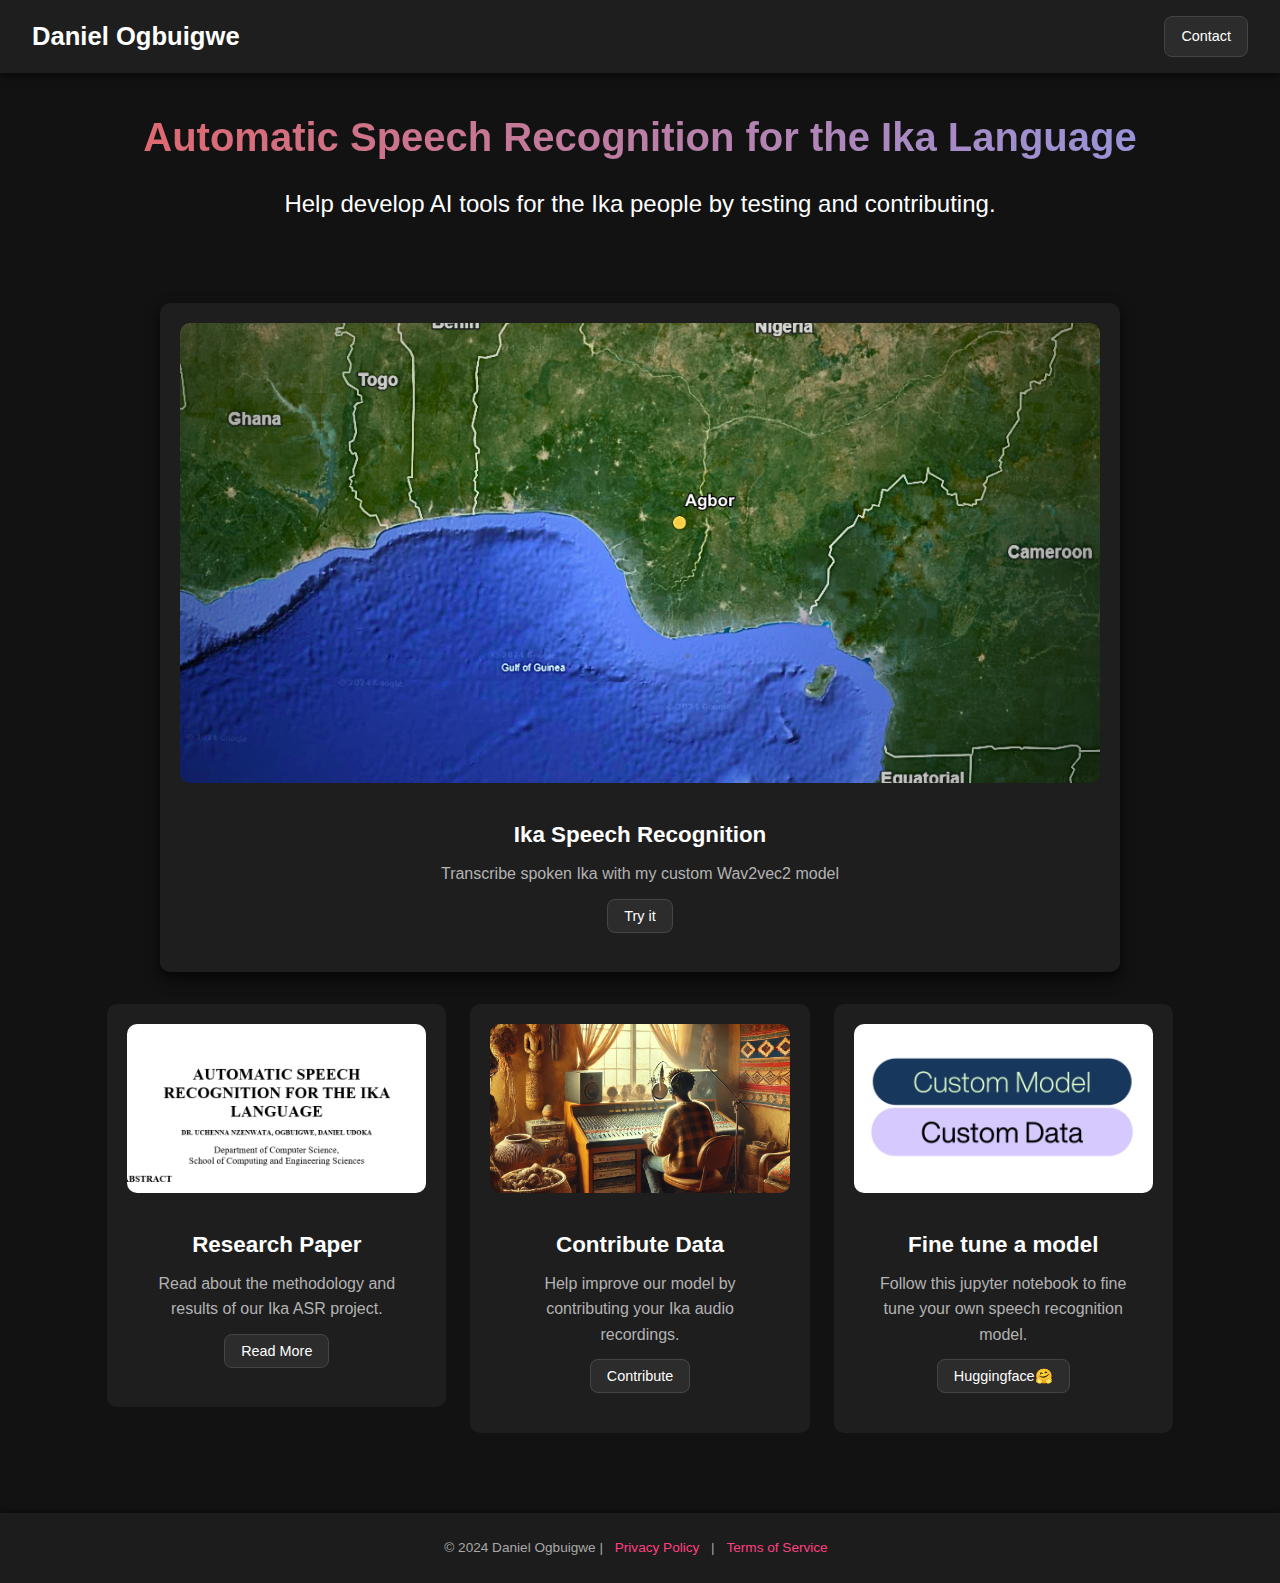
<file: index.html>
<!DOCTYPE html>
<html lang="en">
<head>
    <meta charset="UTF-8">
    <meta name="viewport" content="width=device-width, initial-scale=1.0">
    <title>Ika Speech Recognition</title>
    <link rel="stylesheet" href="styles.css">
    <script type="module" src="script.js"></script>
</head>
<body>
    <div class="app-container">
        <nav class="navbar">
            <div class="navbar-brand">
                <span class="navbar-title">Daniel Ogbuigwe</span>
            </div>
            <a href="#" class="btn btn-primary">Contact</a>
        </nav>
        
        <!-- Main Content -->
        <main class="main-content">
            
            <h2 class="main-heading">Automatic Speech Recognition for the Ika Language</h1>
            <p class="main-description">Help develop AI tools for the Ika people by testing and contributing.</p>

            <div class="card-section">
                <!-- Featured Card -->
                <div class="card card-featured">
                    <div class="card-image-wrapper-feature">
                        <img src="./assets/ika.png" alt="ASR demo thumbnail" class="card-image">
                    </div>
                    <div class="card-content">
                        <h3 class="card-title">Ika Speech Recognition</h3>
                        <p class="card-text">Transcribe spoken Ika with my custom Wav2vec2 model</p>
                        <div class="card-action">
                            <a href="demo.html" class="btn btn-primary">Try it</a>
                        </div>
                    </div>
                </div>
    
                <!-- Card Grid -->
                <div class="card-grid">
                    <div class="card">
                        <div class="card-image-wrapper">
                            <img src="./assets/ASR4ikk.png" alt="Research Paper" class="card-img">
                        </div>
                        <div class="card-content">
                            <h3 class="card-title">Research Paper</h3>
                            <p class="card-text">Read about the methodology and results of our Ika ASR project.</p>
                            <div class="card-action">
                                <a href="https://doi.org/10.48550/arXiv.2410.00940" class="btn btn-primary">Read More</a>
                            </div>
                        </div>
                    </div>

                    <div class="card">
                        <div class="card-image-wrapper">
                            <img src="./assets/contributions.webp" alt="Contribute your audio data" class="card-image">
                        </div>
                        <div class="card-content">
                            <h3 class="card-title">Contribute Data</h3>
                            <p class="card-text">Help improve our model by contributing your Ika audio recordings.</p>
                            <div class="card-action">
                                <a href="contribution.html" class="btn btn-primary">Contribute</a>
                            </div>
                        </div>
                    </div>

                    <div class="card">
                        <div class="card-image-wrapper">
                            <img src="./assets/tune.png" alt="Fine-tune your own model" class="card-image">
                        </div>
                        <div class="card-content">
                            <h3 class="card-title">Fine tune a model</h3>
                            <p class="card-text">Follow this jupyter notebook to fine tune your own speech recognition model.</p>
                            <div class="card-action">
                                <a href="#" class="btn btn-primary">Huggingface🤗</a>
                            </div>
                        </div>
                    </div>
                </div>

            </div>
        </main>
    
        <footer class="footer">
            <p>© 2024 Daniel Ogbuigwe | <a href="#" class="footer-link">Privacy Policy</a> | <a href="#" class="footer-link">Terms of Service</a></p>
        </footer>
    </div>
</body>
</html>
</file>
<file: styles.css>
/* General Reset */
body, h1, h2, h3, p, ul, a {
    margin: 0;
    padding: 0;
    box-sizing: border-box;
}

body {
    font-family: 'Helvetica', sans-serif;
    background-color: #121212; /* Dark background */
    color: #ffffff; /* Light text */
    line-height: 1.6;
    margin: 0;
}

/* Navbar */
.navbar {
    display: flex;
    justify-content: space-between;
    align-items: center;
    background-color: #1e1e1e; /* Improved darker navbar */
    padding: 1rem 2rem;
    box-shadow: 0px 4px 8px rgba(0, 0, 0, 0.5);
}

.navbar-title {
    font-size: 1.6rem;
    font-weight: bold;
    color: #ffffff;
}

.navbar-subtitle {
    font-size: 0.9rem;
    color: #b0b0b0; /* Slightly lighter contrast */
}

.dropdown {
    position: relative;
    display: inline-block;
}

.dropdown-toggle {
    cursor: pointer;
    background-color: #2c2c2c;
    color: white;
    padding: 0.5rem 1rem;
    border: none;
    border-radius: 8px;
}

.dropdown-menu {
    display: none;
    position: absolute;
    background-color: #1e1e1e;
    min-width: 160px;
    box-shadow: 0px 4px 8px rgba(0, 0, 0, 0.7);
    z-index: 1;
}

.dropdown:hover .dropdown-menu {
    display: block;
}

.dropdown-menu li {
    padding: 8px 12px;
}

.dropdown-menu li a {
    color: #ffffff;
    text-decoration: none;
}

/* Panels */
.panel {
    padding: 1.5rem;
    background-color: #1e1e1e;
    border-radius: 12px;
    box-shadow: 0 4px 8px rgba(0, 0, 0, 0.5);
    margin-bottom: 2rem;
}

.panel-title {
    font-size: 1.4rem;
    font-weight: bold;
    margin-bottom: 1rem;
}

.waveform-container {
    height: 200px;
    margin-bottom: 1rem;
    background-color: #2c2c2c;
    border-radius: 8px;
}

.waveform-container.has-audio {
    border-color: #28a745;
}

.slider-container {
    display: flex;
    /* justify-content: space-between; */
    gap: 1rem;
    margin-top: 1rem;
}

.slider-container label {
    color: #b0b0b0;
    font-size: 0.9rem;
}

/* Examples Section */
.examples-table {
    width: 100%;
    border-collapse: collapse;
    margin-top: 1rem;
}

.examples-table th, .examples-table td {
    border: 1px solid #444;
    padding: 8px;
    text-align: left;
}

.examples-table th {
    background-color: #2c2c2c;
    color: #ffffff;
}

.examples-table td audio {
    width: 100%;
}

.btn {
    padding: 0.5rem 1rem;
    background-color: #2c2c2c; /* Button base */
    color: #ffffff;
    text-decoration: none;
    border-radius: 8px;
    border: 1px solid #444;
    transition: all 0.3s ease;
    font-size: 0.9rem;
    cursor: pointer;
}

.btn:disabled {
    cursor: not-allowed;
    opacity: 0.6;
}

.btn:hover {
    background-color: #3f51b5; /* Subtle hover highlight */
    color: #ffffff;
}

/* Main content */
.main-content {
    padding: 2rem; /* Add some padding around the content */
    text-align: center;
}

.main-heading {
    font-size: 2.5rem; /* Increase heading size */
    font-weight: 700; /* Make heading bold */
    background: linear-gradient(to right, #e66465, #9198e5);
    background-clip: text; /* Gradient background */
    -webkit-background-clip: text; /* Clip gradient to text */
    color: transparent;
    -webkit-text-fill-color: transparent; /* Make text transparent for gradient to show */
    margin-bottom: 1rem; /* Add margin below heading */
}


.main-description {
    font-size: 1.5rem; /* Increase description size */
    line-height: 1.6; /* Improve readability */
    margin-bottom: 2rem; /* Add margin below description */
}

/* Card Section */
.card-section {
    padding: 3rem 1rem;
    display: flex;
    flex-direction: column;
    align-items: center;
    gap: 2rem;
}

.card-featured {
    width: 100%;
    max-width: 960px;
    display: flex;
    flex-wrap: wrap;
    background-color: #1e1e1e;
    border-radius: 16px;
    overflow: hidden;
    box-shadow: 0px 6px 15px rgba(0, 0, 0, 0.7);
    transition: transform 0.3s ease, box-shadow 0.3s ease;
}

.card-featured .card-image-wrapper {
    height: 300px; /* Larger image for featured card */
}

.card-featured .card-image {
    width: 100%;
    height: 100%;
    object-fit: cover;
}

.card-grid {
    display: grid;  /* Use grid for better control */
    grid-template-columns: repeat(auto-fit, minmax(250px, 1fr)); /* Responsive grid */
    gap: 1.5rem;   /* Spacing between grid items */
    justify-content: center;
    align-items: start; /* Align items to the top of their grid area */
    width: 90%;
    margin: 0 auto;
}

.card {
    position: relative; /* Required for pseudo-element positioning */
    padding: 20px;
    display: flex;
    flex-direction: column;
    gap: 10px;
    box-sizing: border-box;
    overflow: hidden; /* To prevent the pseudo-element from overflowing */
    border-radius: 10px; /* Consistent border-radius */
    background-color: #1e1e1e;
}

.card:hover {
    transform: scale(1.05);
}

.card:hover::before {  /* Use ::before pseudo-element */
    content: '';
    position: absolute;
    top: -3px; /* Adjust to control outline offset */
    left: -3px; /* Adjust to control outline offset */
    right: -3px; 
    bottom: -3px;
    z-index: -1; /* Place behind the card content */
    background: linear-gradient(to right, #e66465, #9198e5);  /* Gradient */
    border-radius: 16px; /* Match card border-radius if needed */
}

.card-image-wrapper {
    overflow: hidden;
    position: relative; /* For aspect ratio trick */
    width: 100%;
    padding-bottom: 56.25%; /* 16:9 aspect ratio (adjust as needed) */
}

.card-image-wrapper-feature {
    overflow: hidden;
    position: relative; /* For aspect ratio trick */
    width: 100%;
    padding-bottom: 50%; /* 16:9 aspect ratio (adjust as needed) */
}

.card img {
    position: absolute;  /* Absolute positioning within container */
    top: 0;
    left: 0;
    width: 100%;
    height: 100%;
    object-fit: cover;   /* Ensures image fills container while maintaining aspect ratio */
    border-radius: 10px; /* Round only top corners */

}
  

.card-content {
    padding: 1.5rem;
    flex-grow: 1;
    margin-top: auto;
}

.card-title {
    font-size: 1.4rem;
    font-weight: bold;
    margin-bottom: 0.5rem;
    color: #ffffff;
}

.card-text {
    font-size: 1rem;
    color: #b3b3b3;
    margin-bottom: 1rem;
}

.card-action {
    text-align: center;
}

/* Footer */
.footer {
    background-color: #1c1c1c;
    text-align: center;
    padding: 1.5rem;
    font-size: 0.85rem;
    color: #a8a8a8;
    box-shadow: 0px -2px 6px rgba(0, 0, 0, 0.4);
}

.footer-link {
    color: #ff4081;
    text-decoration: none;
    margin: 0 0.5rem;
}

.footer-link:hover {
    text-decoration: underline;
}

/* Form Styles */
.form-group {
    margin-bottom: 1rem;
}

.form-label {
    display: block;
    margin-bottom: 0.5rem;
    font-weight: 500;
}

.required-indicator {
    color: #dc3545;
    margin-left: 0.25rem;
}

.form-select {
    width: 100%;
    padding: 0.5rem;
    border: 1px solid #ced4da;
    border-radius: 0.25rem;
    transition: border-color 0.15s ease-in-out;
}

.form-select:focus {
    border-color: #86b7fe;
    outline: 0;
    box-shadow: 0 0 0 0.25rem rgba(13, 110, 253, 0.25);
}

.form-help-text {
    display: block;
    margin-top: 0.25rem;
    font-size: 0.875rem;
    color: #6c757d;
}
</file>
